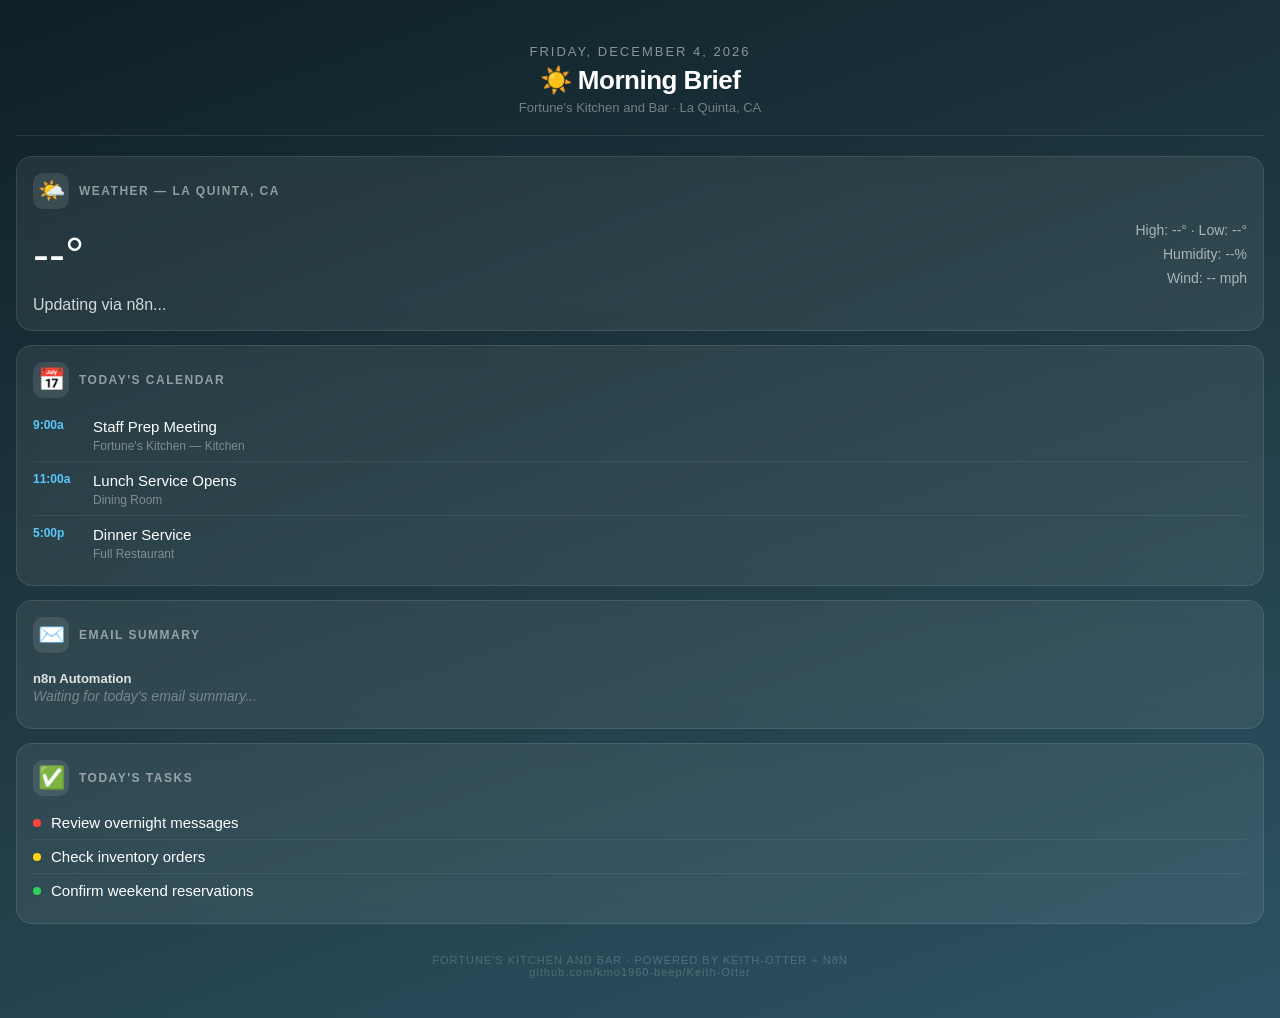
<file: public/index.html>
<!DOCTYPE html>
<html lang="en">
<head>
  <meta charset="UTF-8" />
  <meta name="viewport" content="width=device-width, initial-scale=1.0, maximum-scale=1.0" />
  <meta name="apple-mobile-web-app-capable" content="yes" />
  <meta name="apple-mobile-web-app-status-bar-style" content="black-translucent" />
  <meta name="apple-mobile-web-app-title" content="Morning Brief" />
  <title>🌅 Morning Brief</title>
  <style>
    * { box-sizing: border-box; margin: 0; padding: 0; }

    body {
      font-family: -apple-system, BlinkMacSystemFont, "Helvetica Neue", sans-serif;
      background: linear-gradient(160deg, #0f2027, #203a43, #2c5364);
      min-height: 100vh;
      color: #fff;
      padding: 20px 16px 40px;
    }

    /* Header */
    .header {
      text-align: center;
      padding: 24px 0 20px;
      border-bottom: 1px solid rgba(255,255,255,0.1);
      margin-bottom: 20px;
    }
    .header .date {
      font-size: 13px;
      letter-spacing: 2px;
      text-transform: uppercase;
      color: rgba(255,255,255,0.5);
      margin-bottom: 6px;
    }
    .header h1 {
      font-size: 26px;
      font-weight: 700;
      letter-spacing: -0.5px;
    }
    .header .subtitle {
      font-size: 13px;
      color: rgba(255,255,255,0.4);
      margin-top: 4px;
    }

    /* Cards */
    .card {
      background: rgba(255,255,255,0.07);
      border: 1px solid rgba(255,255,255,0.1);
      border-radius: 16px;
      padding: 16px;
      margin-bottom: 14px;
      backdrop-filter: blur(10px);
    }
    .card-header {
      display: flex;
      align-items: center;
      gap: 10px;
      margin-bottom: 10px;
    }
    .card-icon {
      font-size: 22px;
      width: 36px;
      height: 36px;
      background: rgba(255,255,255,0.1);
      border-radius: 10px;
      display: flex;
      align-items: center;
      justify-content: center;
    }
    .card-title {
      font-size: 12px;
      font-weight: 600;
      letter-spacing: 1.5px;
      text-transform: uppercase;
      color: rgba(255,255,255,0.5);
    }

    /* Weather */
    .weather-row {
      display: flex;
      align-items: center;
      justify-content: space-between;
    }
    .weather-temp {
      font-size: 48px;
      font-weight: 200;
      line-height: 1;
    }
    .weather-detail {
      text-align: right;
      font-size: 14px;
      color: rgba(255,255,255,0.6);
      line-height: 1.7;
    }
    .weather-desc {
      font-size: 16px;
      color: rgba(255,255,255,0.8);
      margin-top: 6px;
    }

    /* Calendar items */
    .event-item {
      display: flex;
      align-items: flex-start;
      gap: 12px;
      padding: 8px 0;
      border-bottom: 1px solid rgba(255,255,255,0.06);
    }
    .event-item:last-child { border-bottom: none; }
    .event-time {
      font-size: 12px;
      font-weight: 600;
      color: #5ac8fa;
      min-width: 48px;
      padding-top: 2px;
    }
    .event-title {
      font-size: 15px;
      line-height: 1.4;
    }
    .event-loc {
      font-size: 12px;
      color: rgba(255,255,255,0.4);
      margin-top: 2px;
    }

    /* Email items */
    .email-item {
      padding: 8px 0;
      border-bottom: 1px solid rgba(255,255,255,0.06);
    }
    .email-item:last-child { border-bottom: none; }
    .email-from {
      font-size: 13px;
      font-weight: 600;
      color: rgba(255,255,255,0.85);
    }
    .email-subject {
      font-size: 14px;
      color: rgba(255,255,255,0.6);
      margin-top: 2px;
    }

    /* Tasks */
    .task-item {
      display: flex;
      align-items: center;
      gap: 10px;
      padding: 8px 0;
      border-bottom: 1px solid rgba(255,255,255,0.06);
      font-size: 15px;
    }
    .task-item:last-child { border-bottom: none; }
    .task-dot {
      width: 8px;
      height: 8px;
      border-radius: 50%;
      background: #30d158;
      flex-shrink: 0;
    }
    .task-dot.urgent { background: #ff453a; }
    .task-dot.normal { background: #ffd60a; }

    /* Footer */
    .footer {
      text-align: center;
      font-size: 11px;
      color: rgba(255,255,255,0.2);
      margin-top: 30px;
      letter-spacing: 1px;
    }

    /* Placeholder text */
    .placeholder {
      font-size: 14px;
      color: rgba(255,255,255,0.35);
      font-style: italic;
    }
  </style>
</head>
<body>

  <!-- Header -->
  <div class="header">
    <div class="date" id="today-date">Loading...</div>
    <h1>☀️ Morning Brief</h1>
    <div class="subtitle">Fortune's Kitchen and Bar · La Quinta, CA</div>
  </div>

  <!-- Weather -->
  <div class="card">
    <div class="card-header">
      <div class="card-icon">🌤️</div>
      <div class="card-title">Weather — La Quinta, CA</div>
    </div>
    <div class="weather-row">
      <div class="weather-temp" id="weather-temp">--°</div>
      <div class="weather-detail" id="weather-detail">
        High: --° · Low: --°<br>
        Humidity: --%<br>
        Wind: -- mph
      </div>
    </div>
    <div class="weather-desc" id="weather-desc">Updating via n8n...</div>
  </div>

  <!-- Calendar -->
  <div class="card">
    <div class="card-header">
      <div class="card-icon">📅</div>
      <div class="card-title">Today's Calendar</div>
    </div>
    <div id="calendar-events">
      <div class="event-item">
        <div class="event-time">9:00a</div>
        <div>
          <div class="event-title">Staff Prep Meeting</div>
          <div class="event-loc">Fortune's Kitchen — Kitchen</div>
        </div>
      </div>
      <div class="event-item">
        <div class="event-time">11:00a</div>
        <div>
          <div class="event-title">Lunch Service Opens</div>
          <div class="event-loc">Dining Room</div>
        </div>
      </div>
      <div class="event-item">
        <div class="event-time">5:00p</div>
        <div>
          <div class="event-title">Dinner Service</div>
          <div class="event-loc">Full Restaurant</div>
        </div>
      </div>
    </div>
  </div>

  <!-- Email Summary -->
  <div class="card">
    <div class="card-header">
      <div class="card-icon">✉️</div>
      <div class="card-title">Email Summary</div>
    </div>
    <div id="email-items">
      <div class="email-item">
        <div class="email-from">n8n Automation</div>
        <div class="email-subject placeholder">Waiting for today's email summary...</div>
      </div>
    </div>
  </div>

  <!-- Tasks -->
  <div class="card">
    <div class="card-header">
      <div class="card-icon">✅</div>
      <div class="card-title">Today's Tasks</div>
    </div>
    <div>
      <div class="task-item">
        <div class="task-dot urgent"></div>
        <div>Review overnight messages</div>
      </div>
      <div class="task-item">
        <div class="task-dot normal"></div>
        <div>Check inventory orders</div>
      </div>
      <div class="task-item">
        <div class="task-dot"></div>
        <div>Confirm weekend reservations</div>
      </div>
    </div>
  </div>

  <!-- Footer -->
  <div class="footer">
    FORTUNE'S KITCHEN AND BAR · POWERED BY KEITH-OTTER + N8N<br>
    github.com/kmo1960-beep/Keith-Otter
  </div>

  <script>
    // Set today's date
    const now = new Date();
    const opts = { weekday: 'long', year: 'numeric', month: 'long', day: 'numeric' };
    document.getElementById('today-date').textContent = now.toLocaleDateString('en-US', opts);
  </script>

</body>
</html>
</file>
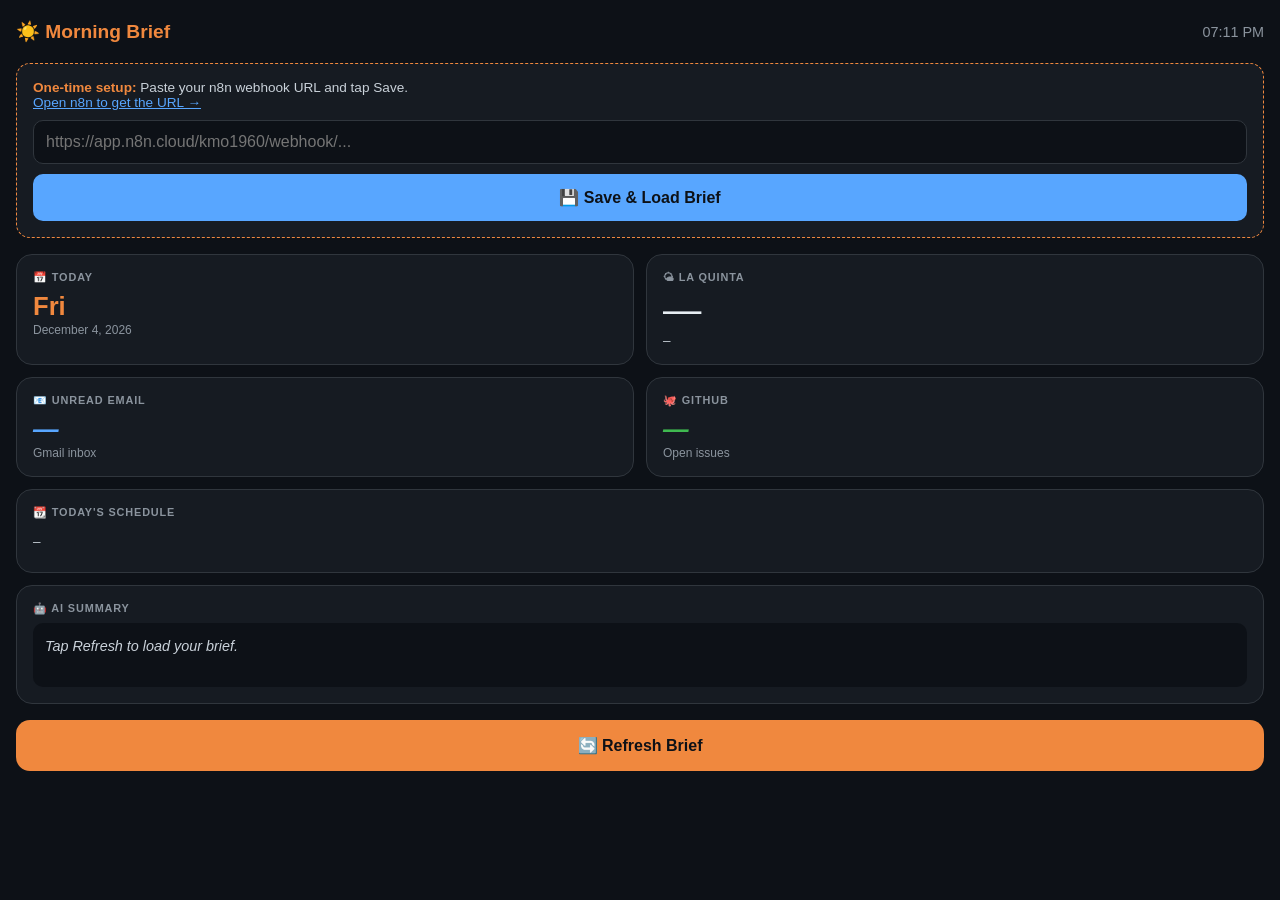
<file: r-and-d/iphone/morning-brief-dashboard.html>
<!DOCTYPE html>
<html lang="en">
<head>
  <meta charset="UTF-8" />

  <!-- ── iOS Web App: makes it feel native when launched from Home Screen ── -->
  <meta name="viewport" content="width=device-width, initial-scale=1.0, viewport-fit=cover" />
  <meta name="apple-mobile-web-app-capable" content="yes" />
  <meta name="apple-mobile-web-app-status-bar-style" content="black-translucent" />
  <meta name="apple-mobile-web-app-title" content="Morning Brief" />
  <meta name="theme-color" content="#0d1117" />

  <!-- ── App icon shown when user taps "Add to Home Screen" ── -->
  <!-- A 180×180 orange "FK" icon encoded as SVG/base64 -->
  <link rel="apple-touch-icon" href="[data-uri]" />

  <title>Morning Brief — Fortune's Kitchen</title>
  <style>
    * { box-sizing: border-box; margin: 0; padding: 0; }

    body {
      font-family: -apple-system, BlinkMacSystemFont, "Segoe UI", sans-serif;
      background: #0d1117;
      color: #e6edf3;
      min-height: 100vh;
      /* Safe-area insets for notch / Dynamic Island / home indicator */
      padding: env(safe-area-inset-top, 16px) env(safe-area-inset-right, 16px) env(safe-area-inset-bottom, 16px) env(safe-area-inset-left, 16px);
      padding-top: max(env(safe-area-inset-top, 0px), 20px);
      padding-bottom: max(env(safe-area-inset-bottom, 0px), 20px);
      padding-left: 16px;
      padding-right: 16px;
    }

    header {
      display: flex;
      align-items: center;
      justify-content: space-between;
      margin-bottom: 20px;
    }

    header h1 {
      font-size: 1.2rem;
      font-weight: 700;
      color: #f0883e;
    }

    #clock {
      font-size: 0.9rem;
      color: #8b949e;
    }

    .grid {
      display: grid;
      grid-template-columns: 1fr 1fr;
      gap: 12px;
    }

    .card {
      background: #161b22;
      border: 1px solid #30363d;
      border-radius: 16px;
      padding: 16px;
      /* Subtle tap highlight */
      -webkit-tap-highlight-color: transparent;
    }

    .card.full { grid-column: span 2; }

    .card h2 {
      font-size: 0.68rem;
      text-transform: uppercase;
      letter-spacing: 0.08em;
      color: #8b949e;
      margin-bottom: 8px;
    }

    .card .value {
      font-size: 1.6rem;
      font-weight: 700;
      color: #f0883e;
    }

    .card .sub {
      font-size: 0.75rem;
      color: #8b949e;
      margin-top: 2px;
    }

    /* Weather */
    #weather-icon { font-size: 2.4rem; line-height: 1; }
    #weather-desc { font-size: 0.85rem; margin-top: 4px; color: #c9d1d9; }

    /* Calendar */
    #cal-list { list-style: none; }
    #cal-list li {
      font-size: 0.85rem;
      padding: 7px 0;
      border-bottom: 1px solid #21262d;
      color: #c9d1d9;
    }
    #cal-list li:last-child { border-bottom: none; }
    #cal-list .time { color: #f0883e; font-weight: 600; margin-right: 6px; }

    /* Email */
    #email-count { font-size: 1.6rem; font-weight: 700; color: #58a6ff; }

    /* GitHub */
    #github-issues { font-size: 1.6rem; font-weight: 700; color: #3fb950; }

    /* AI Summary */
    #ai-summary {
      font-size: 0.9rem;
      line-height: 1.6;
      color: #c9d1d9;
      background: #0d1117;
      border-radius: 10px;
      padding: 12px;
      min-height: 64px;
    }

    /* Refresh button — large tap target */
    #refresh-btn {
      display: block;
      width: 100%;
      margin-top: 16px;
      padding: 16px;
      background: #f0883e;
      color: #0d1117;
      font-size: 1rem;
      font-weight: 700;
      border: none;
      border-radius: 14px;
      cursor: pointer;
      -webkit-tap-highlight-color: transparent;
    }

    #refresh-btn:active { opacity: 0.75; transform: scale(0.98); }

    .loading { color: #8b949e; font-style: italic; }

    /* ── Setup banner ── */
    #config-banner {
      background: #161b22;
      border: 1px dashed #f0883e;
      border-radius: 14px;
      padding: 16px;
      margin-bottom: 16px;
      color: #c9d1d9;
      font-size: 0.85rem;
    }
    #config-banner strong { color: #f0883e; }
    #config-banner a { color: #58a6ff; }

    #webhook-url-input {
      display: block;
      width: 100%;
      margin-top: 10px;
      padding: 12px;
      background: #0d1117;
      border: 1px solid #30363d;
      border-radius: 10px;
      color: #e6edf3;
      font-size: 0.85rem;
      /* Prevent iOS zoom on focus (font-size must be >= 16px to avoid zoom) */
      font-size: 16px;
    }

    #save-webhook-btn {
      display: block;
      width: 100%;
      margin-top: 10px;
      padding: 14px;
      background: #58a6ff;
      color: #0d1117;
      border: none;
      border-radius: 10px;
      font-size: 1rem;
      font-weight: 700;
      cursor: pointer;
    }

    #edit-webhook-btn {
      background: none;
      border: none;
      color: #8b949e;
      font-size: 0.75rem;
      cursor: pointer;
      padding: 4px 0;
      margin-top: 8px;
      text-decoration: underline;
    }
  </style>
</head>
<body>

<header>
  <h1>☀️ Morning Brief</h1>
  <span id="clock"></span>
</header>

<!-- Setup banner — hidden once webhook is saved -->
<div id="config-banner">
  <strong>One-time setup:</strong> Paste your n8n webhook URL and tap Save.<br/>
  <a href="https://app.n8n.cloud/kmo1960" target="_blank">Open n8n to get the URL →</a>
  <input id="webhook-url-input" type="url" inputmode="url" autocomplete="url"
         placeholder="https://app.n8n.cloud/kmo1960/webhook/..." />
  <button id="save-webhook-btn">💾 Save &amp; Load Brief</button>
</div>

<!-- Edit webhook link shown after setup -->
<div id="edit-webhook-wrap" style="display:none; text-align:right;">
  <button id="edit-webhook-btn">⚙️ Change webhook URL</button>
</div>

<div class="grid">

  <!-- Date -->
  <div class="card">
    <h2>📅 Today</h2>
    <div class="value" id="date-day">—</div>
    <div class="sub" id="date-full"></div>
  </div>

  <!-- Weather -->
  <div class="card">
    <h2>🌤 La Quinta</h2>
    <div id="weather-icon">—</div>
    <div id="weather-desc" class="loading">–</div>
  </div>

  <!-- Email -->
  <div class="card">
    <h2>📧 Unread Email</h2>
    <div id="email-count" class="loading">—</div>
    <div class="sub">Gmail inbox</div>
  </div>

  <!-- GitHub -->
  <div class="card">
    <h2>🐙 GitHub</h2>
    <div id="github-issues" class="loading">—</div>
    <div class="sub" id="github-sub">Open issues</div>
  </div>

  <!-- Calendar -->
  <div class="card full">
    <h2>📆 Today's Schedule</h2>
    <ul id="cal-list"><li class="loading">–</li></ul>
  </div>

  <!-- AI Summary -->
  <div class="card full">
    <h2>🤖 AI Summary</h2>
    <div id="ai-summary" class="loading">Tap Refresh to load your brief.</div>
  </div>

</div>

<button id="refresh-btn">🔄 Refresh Brief</button>

<script>
  /* ── Clock ── */
  function updateClock() {
    const now = new Date();
    document.getElementById('clock').textContent =
      now.toLocaleTimeString('en-US', { hour: '2-digit', minute: '2-digit' });
  }
  setInterval(updateClock, 1000);
  updateClock();

  /* ── Date ── */
  function updateDate() {
    const now = new Date();
    document.getElementById('date-day').textContent =
      now.toLocaleDateString('en-US', { weekday: 'short' });
    document.getElementById('date-full').textContent =
      now.toLocaleDateString('en-US', { month: 'long', day: 'numeric', year: 'numeric' });
  }
  updateDate();

  /* ── Webhook config ── */
  const STORAGE_KEY = 'morning_brief_webhook';

  function getWebhookUrl() {
    return localStorage.getItem(STORAGE_KEY) || '';
  }

  function showBanner() {
    document.getElementById('config-banner').style.display = 'block';
    document.getElementById('edit-webhook-wrap').style.display = 'none';
  }

  function hideBanner() {
    document.getElementById('config-banner').style.display = 'none';
    document.getElementById('edit-webhook-wrap').style.display = 'block';
  }

  function initConfig() {
    const saved = getWebhookUrl();
    if (saved) {
      document.getElementById('webhook-url-input').value = saved;
      hideBanner();
    }

    document.getElementById('save-webhook-btn').addEventListener('click', () => {
      const val = document.getElementById('webhook-url-input').value.trim();
      if (val) {
        localStorage.setItem(STORAGE_KEY, val);
        hideBanner();
        loadBrief();
      }
    });

    document.getElementById('edit-webhook-btn').addEventListener('click', () => {
      showBanner();
    });
  }

  /* ── Load brief from n8n webhook ── */
  async function loadBrief() {
    const url = getWebhookUrl();
    if (!url) return;

    // Show loading states
    ['email-count', 'github-issues', 'ai-summary'].forEach(id => {
      document.getElementById(id).textContent = '…';
    });
    document.getElementById('cal-list').innerHTML = '<li class="loading">Loading…</li>';
    document.getElementById('weather-desc').textContent = 'Loading…';
    document.getElementById('weather-icon').textContent = '—';

    try {
      const res = await fetch(url, {
        method: 'GET',
        headers: { 'Accept': 'application/json' }
      });

      if (!res.ok) throw new Error(`HTTP ${res.status}`);
      const data = await res.json();

      /* Expected n8n response shape:
        {
          weather: { icon: "☀️", description: "82°F, Sunny" },
          email:   { unread: 5 },
          github:  { open_issues: 3, open_prs: 0 },
          calendar: [
            { time: "9:00 AM", title: "Staff Meeting" },
            ...
          ],
          summary: "Good morning Keith! You have 3 meetings and 5 unread emails. Focus: staff payroll today."
        }
      */

      if (data.weather) {
        document.getElementById('weather-icon').textContent = data.weather.icon || '🌤';
        document.getElementById('weather-desc').textContent = data.weather.description || '';
      }

      if (data.email) {
        document.getElementById('email-count').textContent = data.email.unread ?? '—';
      }

      if (data.github) {
        document.getElementById('github-issues').textContent = data.github.open_issues ?? '—';
        document.getElementById('github-sub').textContent =
          `${data.github.open_prs ?? 0} open PRs`;
      }

      if (data.calendar && data.calendar.length > 0) {
        document.getElementById('cal-list').innerHTML = data.calendar
          .map(e => `<li><span class="time">${e.time}</span>${e.title}</li>`)
          .join('');
      } else {
        document.getElementById('cal-list').innerHTML = '<li>No events today 🎉</li>';
      }

      if (data.summary) {
        document.getElementById('ai-summary').textContent = data.summary;
        document.getElementById('ai-summary').classList.remove('loading');
      }

    } catch (err) {
      document.getElementById('ai-summary').textContent =
        `⚠️ Could not reach n8n webhook. ${err.message}`;
      document.getElementById('ai-summary').classList.add('loading');
    }
  }

  /* ── Init ── */
  initConfig();
  if (getWebhookUrl()) loadBrief();

  document.getElementById('refresh-btn').addEventListener('click', loadBrief);
</script>

</body>
</html>
</file>
